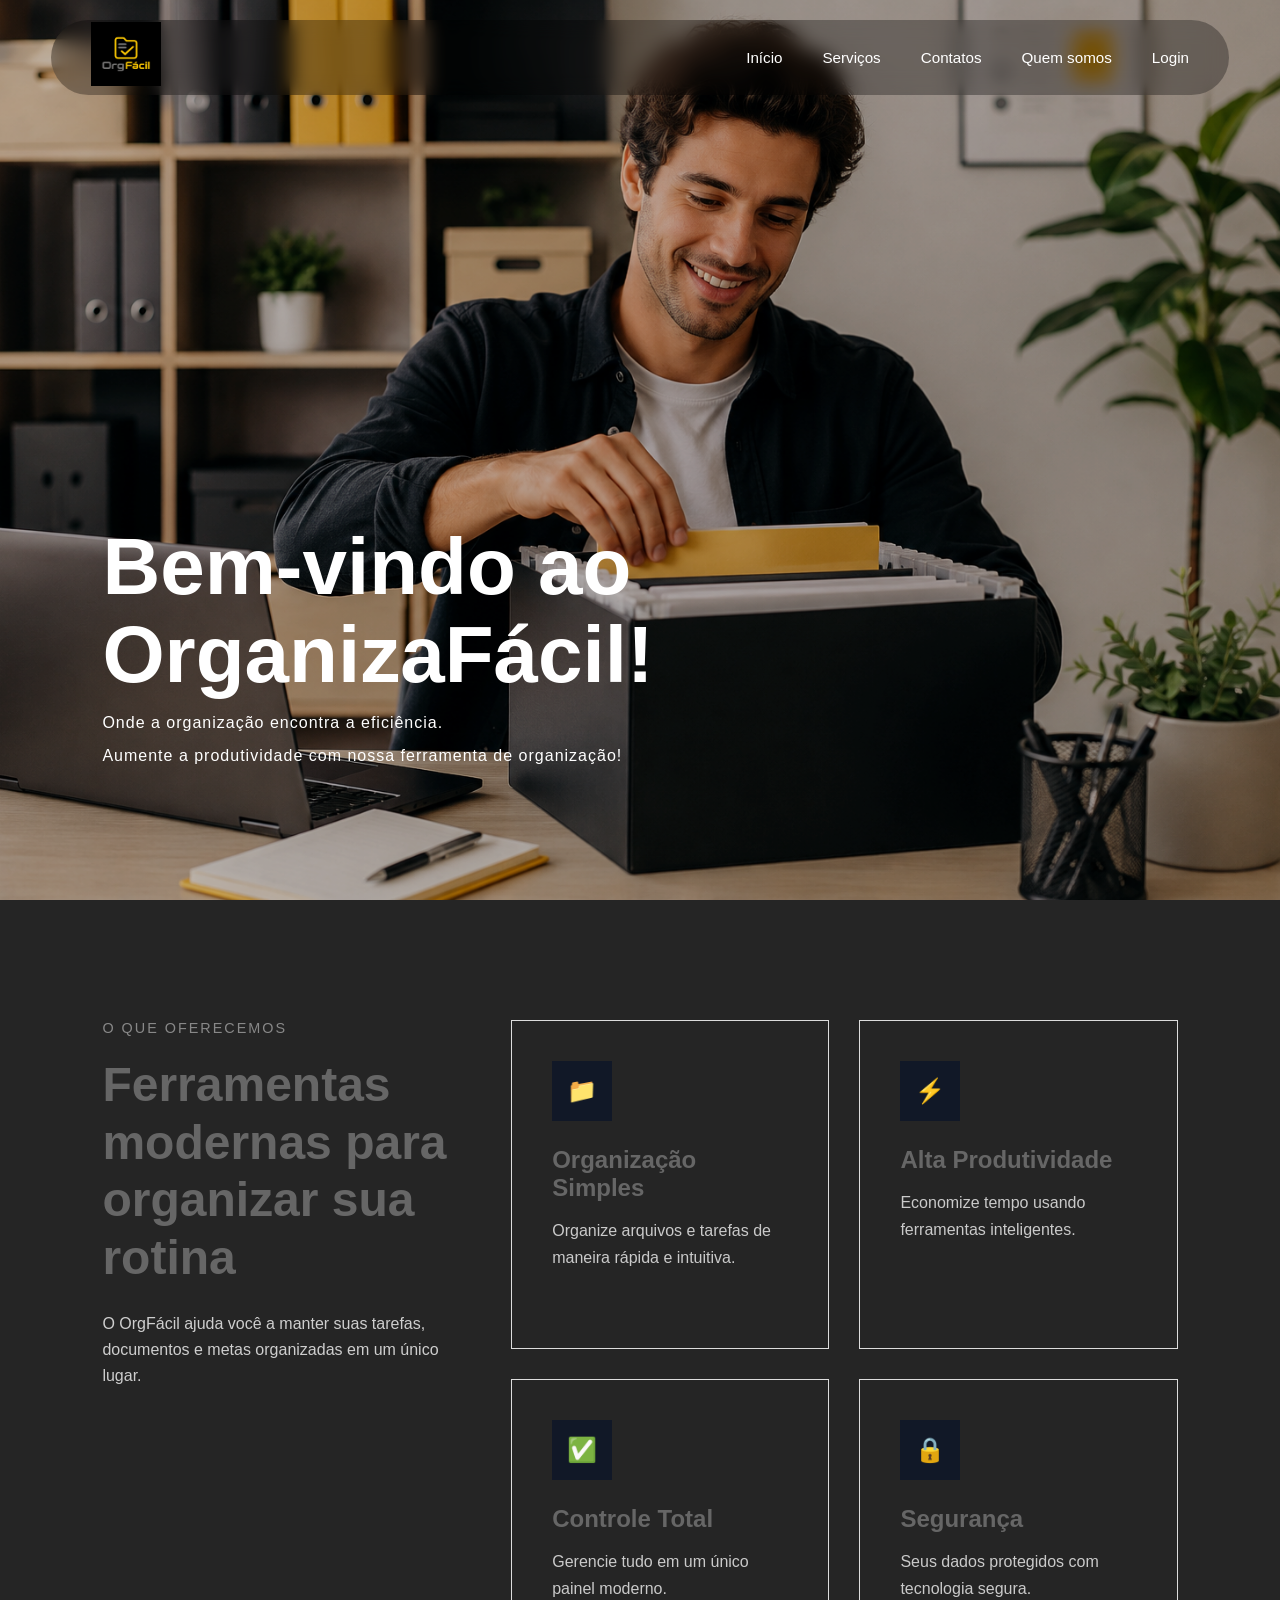
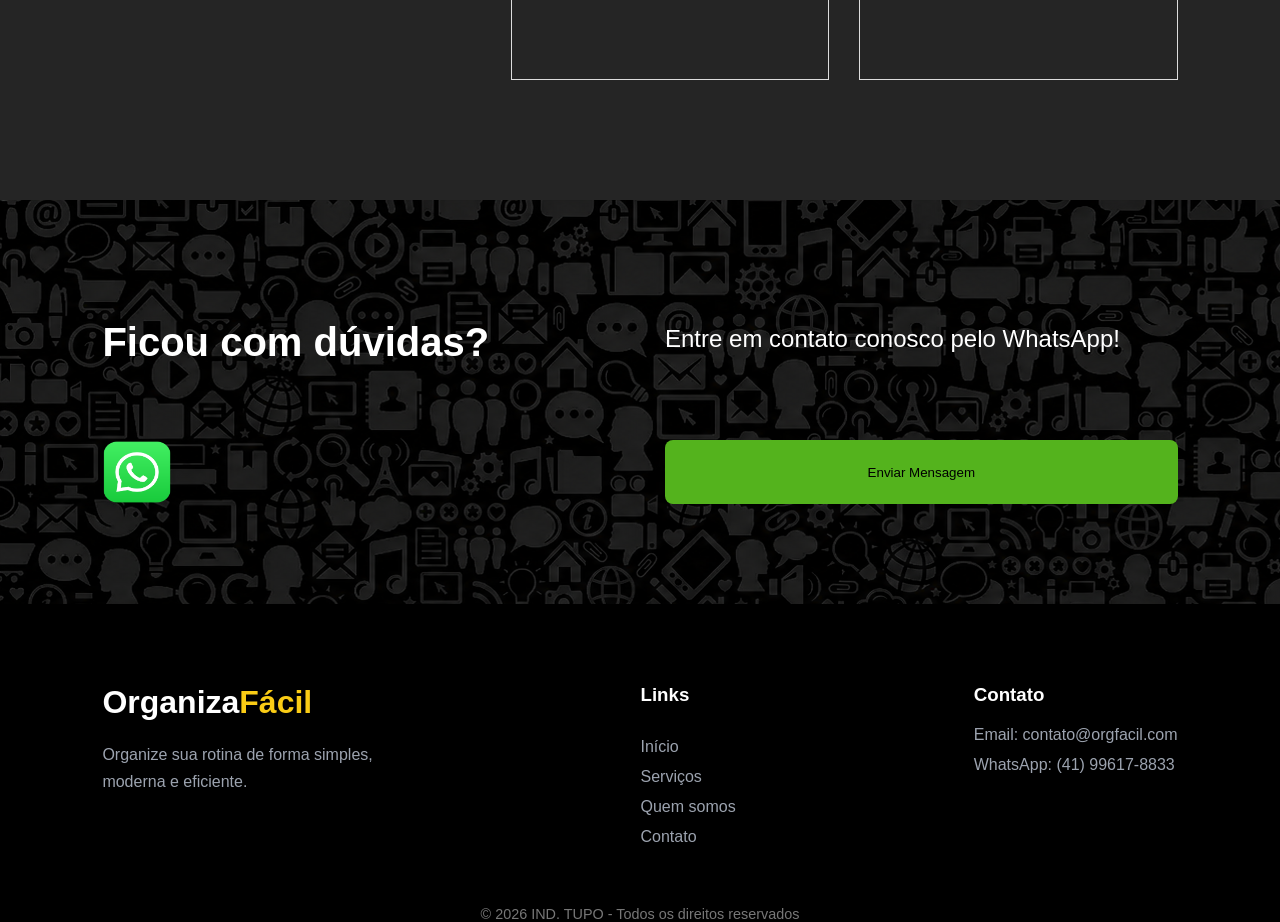
<file: index.html>
<!DOCTYPE html>
<html lang="pt-BR">
    <head>
        <meta charset="UTF-8">
        <meta name="viewport" content="width=device-width, initial-scale=1.0">
        
        <link rel="stylesheet" href="index.css">

        <title>OrganizaFácil</title>
        <link rel="shortcut icon" href="OrgFacilFAVICON.png" type="image/x-icon">

    </head>

    <body>

     <header>

        <nav class="navbar">
            <div class="logo">
                <img src="OrgFacilLOGO.png" width="70" height="64" alt="Logo OrganizaFácil">
            </div>

            <ul class="nav-links">
                <li><a href="index.html">Início</a></li>
                <li><a href="#features">Serviços</a></li>
                <li><a href="#contact">Contatos</a></li>
                <li><a href="about.html">Quem somos</a></li>
                <li><a href="login.html" class="btn-login">Login</a></li>
            </ul>

        </nav>

     </header>

     <main>

        <section class="hero">

            <img src="IMGilustrativa.png" alt="Pessoa Organizando" class="hero-image">

            <div class="hero-text">
                <h1>Bem-vindo ao OrganizaFácil!</h1>
                <p>Onde a organização encontra a eficiência.</p>

                <p>Aumente a produtividade com nossa ferramenta de organização!</p>

            </div>

        </section>

        <section class="features" id="features">

            <div class="features-text">

                <p class="mini-title">
                O QUE OFERECEMOS
                </p>

                <h2>
                Ferramentas modernas para
                organizar sua rotina
                </h2>

                <p class="description">

                    O OrgFácil ajuda você a manter
                    suas tarefas, documentos e metas
                    organizadas em um único lugar.

                </p>

            </div>

            <div class="features-grid">

                <div class="feature-card">

                <div class="icon">
                📁
                </div>

                <h3>
                Organização Simples
                </h3>

                <p>
                Organize arquivos e tarefas
                de maneira rápida e intuitiva.
                </p>

                </div>

                <div class="feature-card">

                <div class="icon">
                ⚡
                </div>

                <h3>
                Alta Produtividade
                </h3>

                <p>
                Economize tempo usando
                ferramentas inteligentes.
                </p>

                </div>

                <div class="feature-card">

                <div class="icon">
                ✅
                </div>

                <h3>
                Controle Total
                </h3>

                <p>
                Gerencie tudo em um
                único painel moderno.
                </p>

                </div>

                <div class="feature-card">

                <div class="icon">
                🔒
                </div>

                    <h3>
                    Segurança
                    </h3>

                    <p>
                    Seus dados protegidos
                    com tecnologia segura.
                    </p>

                </div>

            </div>

        </section>

        <section class="whatsapp-api" id="contact">
            
            <h3>
                Ficou com dúvidas?
            </h3>

            <p>
                Entre em contato conosco pelo WhatsApp!
            </p>

            <img src="whatsapp-icon.webp" alt="Ícone do WhatsApp" width="70" height="64"> 

            <button class="send-message" onclick="enviarMensagem()">
                Enviar Mensagem
            </button>

        </section>

     </main>

     <footer>
        
            <div class="footer-container">

            <div class="footer-logo">

                <h2>
                    Organiza<span>Fácil</span>
                </h2>

                <p>
                Organize sua rotina de forma
                simples, moderna e eficiente.
                </p>

            </div>
        
            <div class="footer-links">

                <h3>Links</h3>

                <a href="index.html">Início</a>
                <a href="#features">Serviços</a>
                <a href="about.html">Quem somos</a>
                <a href="#contact">Contato</a>

            </div>

        
            <div class="footer-contact">

                <h3>Contato</h3>

                <p>Email: contato@orgfacil.com</p>

                <p>WhatsApp: (41) 99617-8833</p>

            </div>

        </div>
    
        <div class="footer-bottom">

            <p>
            © 2026 IND. TUPO - Todos os direitos reservados
            </p>

        </div>

     </footer>
        
     <script src="script.js"></script>

    </body>
    
</html>
</file>
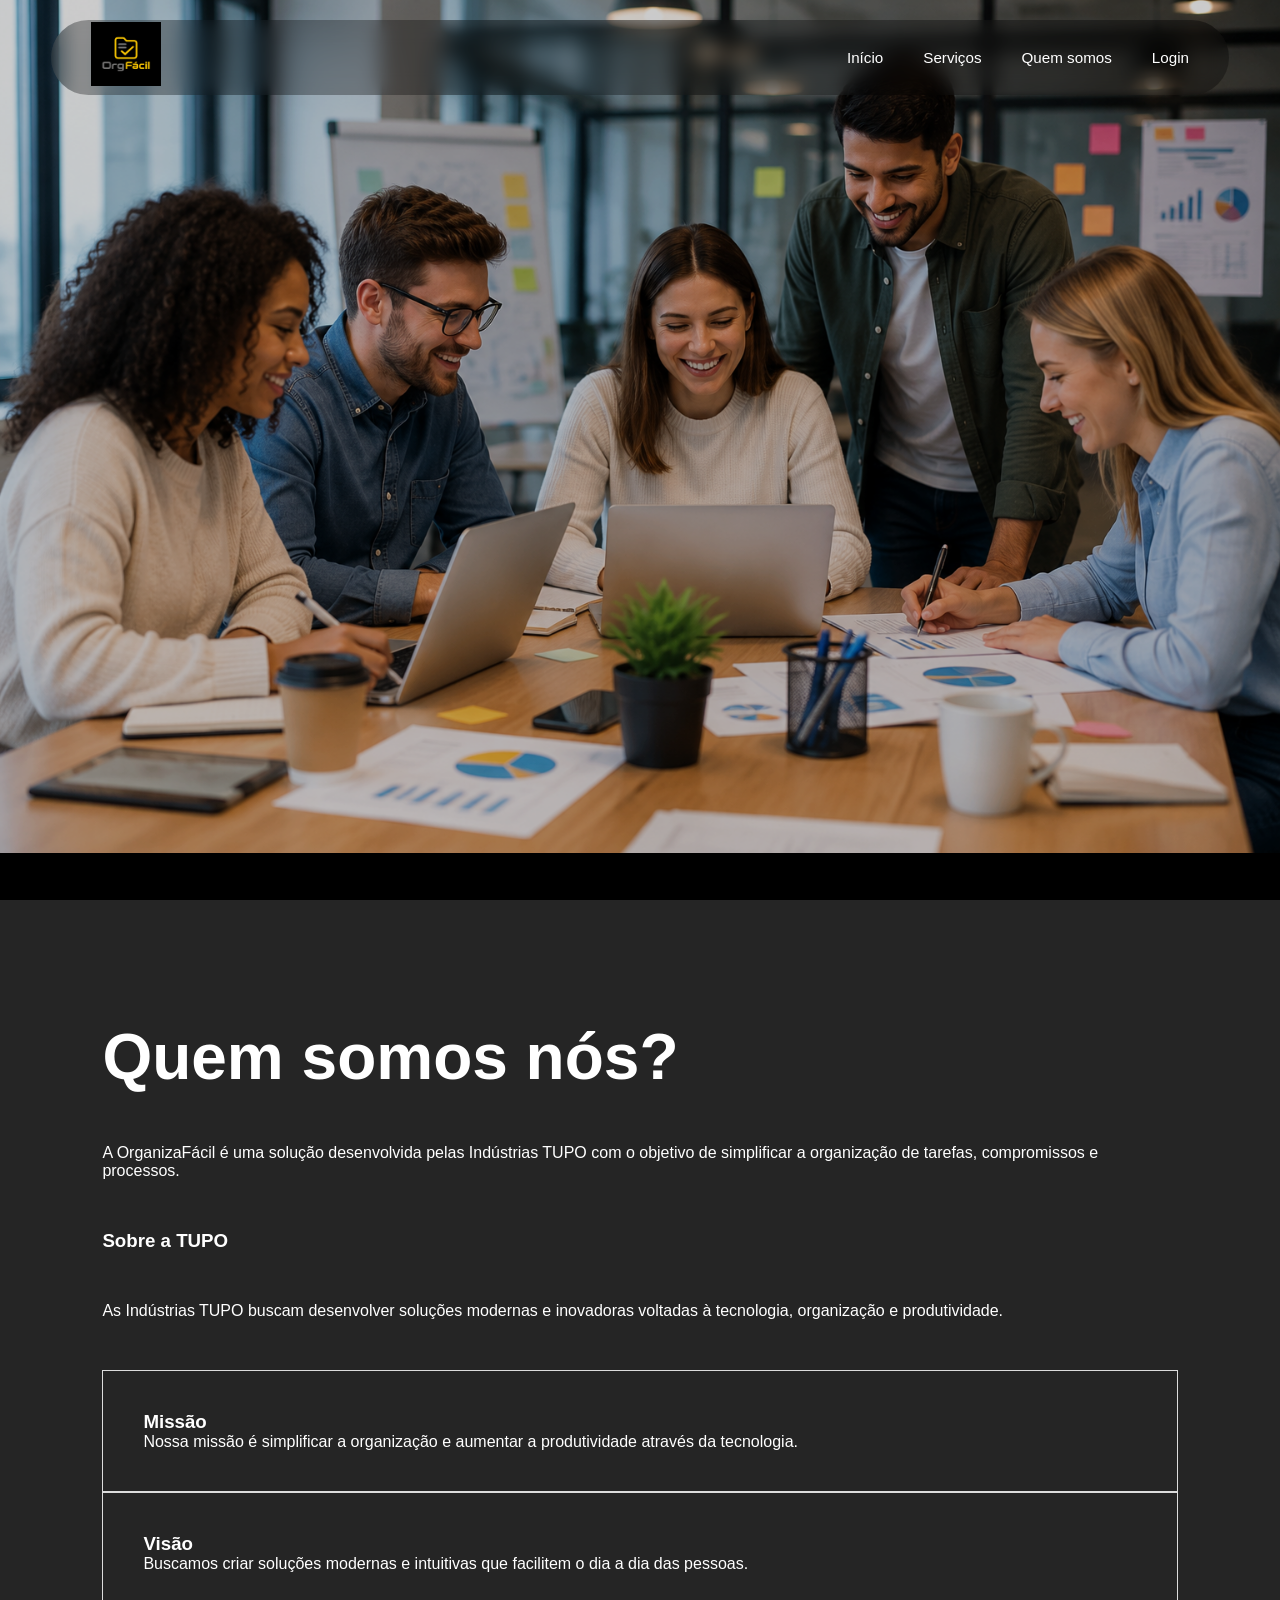
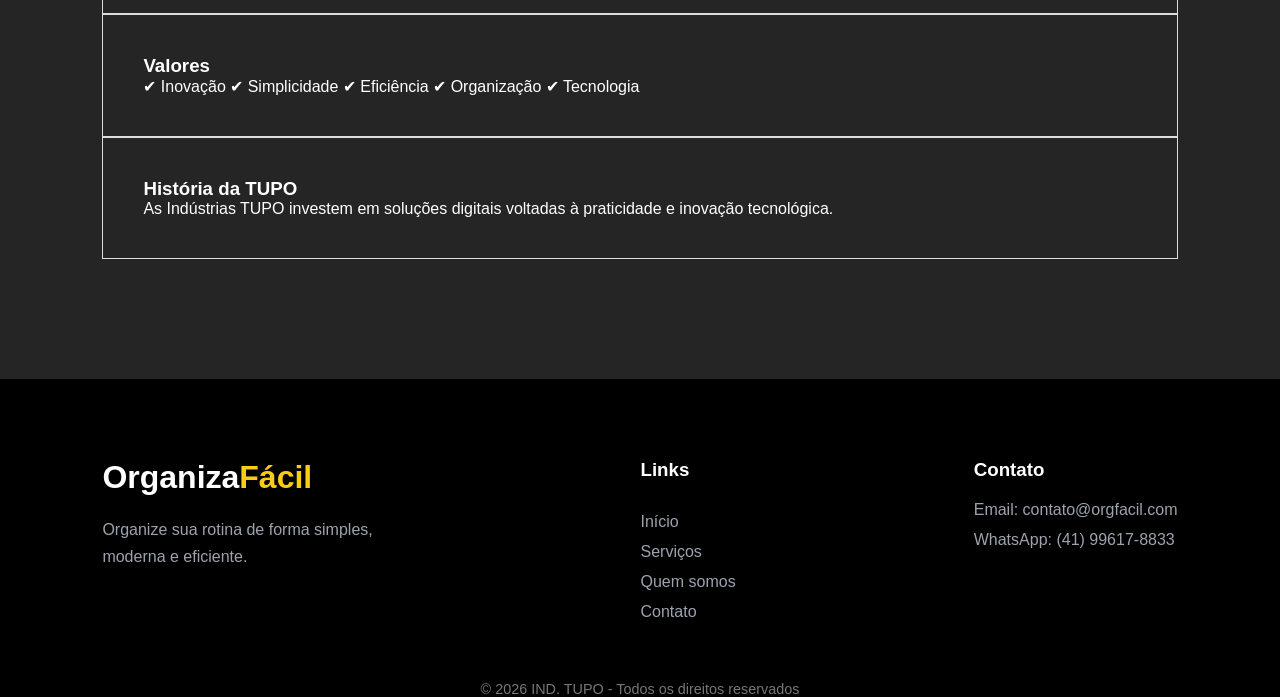
<file: about.html>
<!DOCTYPE html>
<html lang="pt-BR">

<head>
    <meta charset="UTF-8">

    <meta name="viewport" content="width=device-width, initial-scale=1.0">

    <link rel="stylesheet" href="index.css">

    <link rel="shortcut icon" href="LogoTUPO.jpeg" type="image/x-icon">

    <title>Quem somos nós - TUPO</title>

</head>

<body>
    
    <header>

        <nav class="navbar">

            <div class="logo"><img src="OrgFacilLOGO.png" width="70" height="64" alt="Logo OrganizaFácil"></div>

            <ul class="nav-links">
                <li><a href="index.html">Início</a></li>
                <li><a href="index.html#features">Serviços</a></li>
                <li><a href="about.html">Quem somos</a></li>
                <li><a href="login.html">Login</a></li>
            </ul>

        </nav>

    </header>

    <main>

        <section class="hero">
            <div class="image"><img src="WorkTeam.png" alt="Equipe trabalhando"></div>
        </section>

        <section class="about">
            
            <h1>Quem somos nós?</h1>
            <p>A OrganizaFácil é uma solução desenvolvida pelas
                Indústrias TUPO com o objetivo de simplificar
                a organização de tarefas, compromissos e processos.</p>
                
            <h3>Sobre a TUPO</h3>
            <p>As Indústrias TUPO buscam desenvolver soluções
                modernas e inovadoras voltadas à tecnologia,
                organização e produtividade.</p>

            <div class="about-grid">

                <div class="about-card">
                    <h3>Missão</h3>
                    <p>Nossa missão é simplificar a organização
                    e aumentar a produtividade através da tecnologia.</p>
                </div>

                <div class="about-card">
                    <h3>Visão</h3>
                    <p>Buscamos criar soluções modernas e intuitivas
                    que facilitem o dia a dia das pessoas.</p>
                </div>

                <div class="about-card">
                    <h3>Valores</h3>
                    <p>✔ Inovação
                    ✔ Simplicidade
                    ✔ Eficiência
                    ✔ Organização
                    ✔ Tecnologia</p>
                </div>

                <div class="about-card">
                    <h3>História da TUPO</h3>
                    <p>As Indústrias TUPO investem em soluções digitais
                    voltadas à praticidade e inovação tecnológica.</p>
                </div>
                
            </div>

        </section>

    </main>

    <footer>
        <div class="footer-container">

            <div class="footer-logo">

                <h2>
                    Organiza<span>Fácil</span>
                </h2>

                <p>
                Organize sua rotina de forma
                simples, moderna e eficiente.
                </p>

            </div>
        
            <div class="footer-links">

                <h3>Links</h3>

                <a href="index.html">Início</a>
                <a href="index.html#features">Serviços</a>
                <a href="about.html">Quem somos</a>
                <a href="index.html#contact">Contato</a>

            </div>

        
            <div class="footer-contact">

                <h3>Contato</h3>

                <p>Email: contato@orgfacil.com</p>

                <p>WhatsApp: (41) 99617-8833</p>

            </div>

        </div>
    
        <div class="footer-bottom">

            <p>
            © 2026 IND. TUPO - Todos os direitos reservados
            </p>

        </div>

    </footer>

    <script src="script.js"></script>

</body>

</html>
</file>
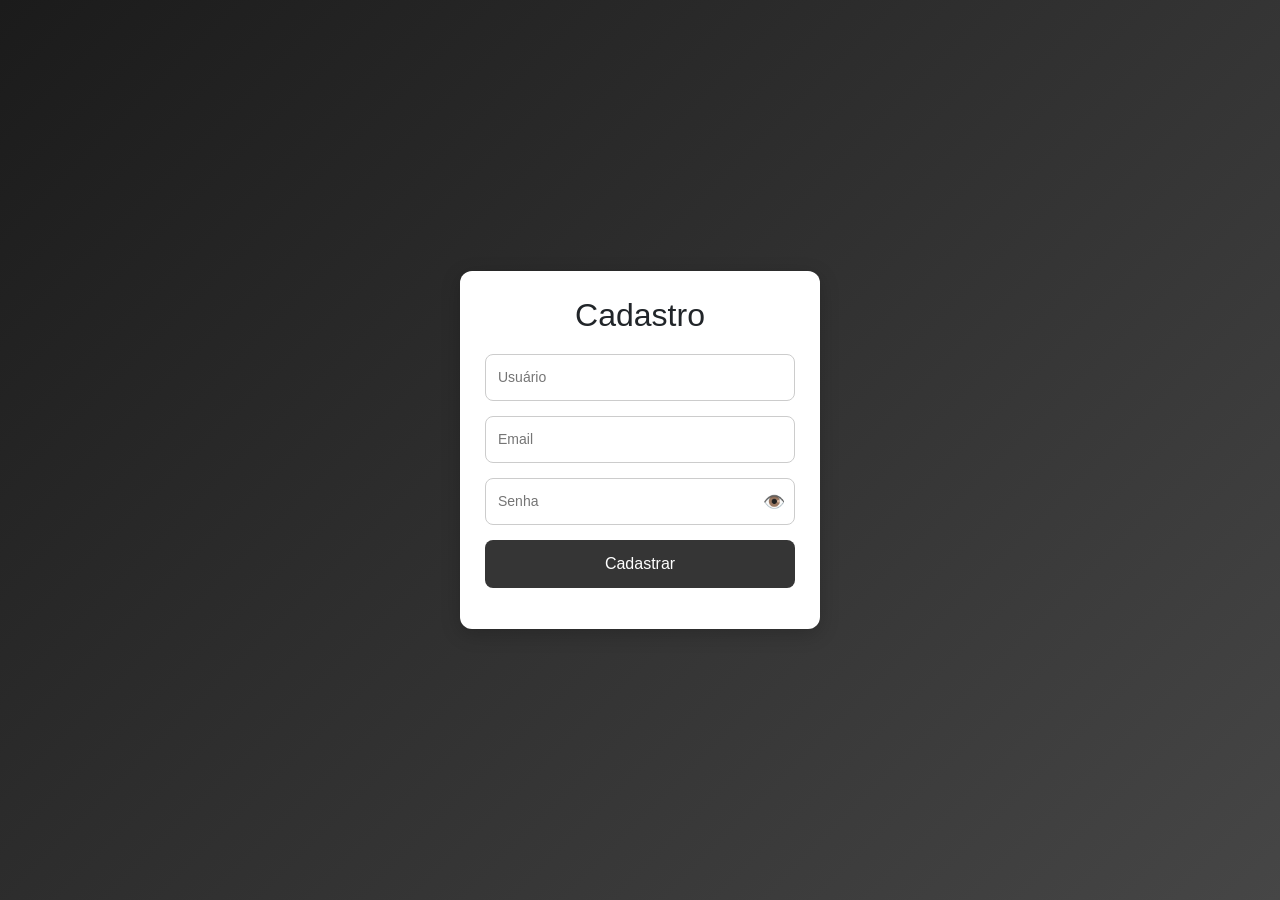
<file: login.html>
<!DOCTYPE html>
<html lang="pt-BR">
<head>
  <meta charset="UTF-8">
  <meta name="viewport" content="width=device-width, initial-scale=1.0">
  <title>OrganizaFácil</title>
    <link href="https://cdn.jsdelivr.net/npm/bootstrap@5.3.8/dist/css/bootstrap.min.css" rel="stylesheet" integrity="sha384-sRIl4kxILFvY47J16cr9ZwB07vP4J8+LH7qKQnuqkuIAvNWLzeN8tE5YBujZqJLB" crossorigin="anonymous">
    <link rel="stylesheet" href="./style.css">
    <script src="https://cdn.jsdelivr.net/npm/bootstrap@5.3.8/dist/js/bootstrap.bundle.min.js" integrity="sha384-FKyoEForCGlyvwx9Hj09JcYn3nv7wiPVlz7YYwJrWVcXK/BmnVDxM+D2scQbITxI" crossorigin="anonymous"></script>
    <link rel="icon" type="image/png" href="favicon.png">
</head>
<body>

  <div class="container">
    <form id="formCadastro">
      <h2>Cadastro</h2>

      <div class="campo">
        <input type="text" id="usuario" placeholder="Usuário">
        <small class="erro"></small>
      </div>

      <div class="campo">
        <input type="email" id="email" placeholder="Email">
        <small class="erro"></small>
      </div>

      <div class="campo senha-container">
        <input type="password" id="senha" placeholder="Senha">
        <span id="toggleSenha">👁️</span>
        <small class="erro"></small>
      </div>

      
      <button type="submit">Cadastrar</button>

      <p id="mensagem"></p>
    </form>
  </div>


    <script src="./login.js"></script>
</body>
</html>
</file>
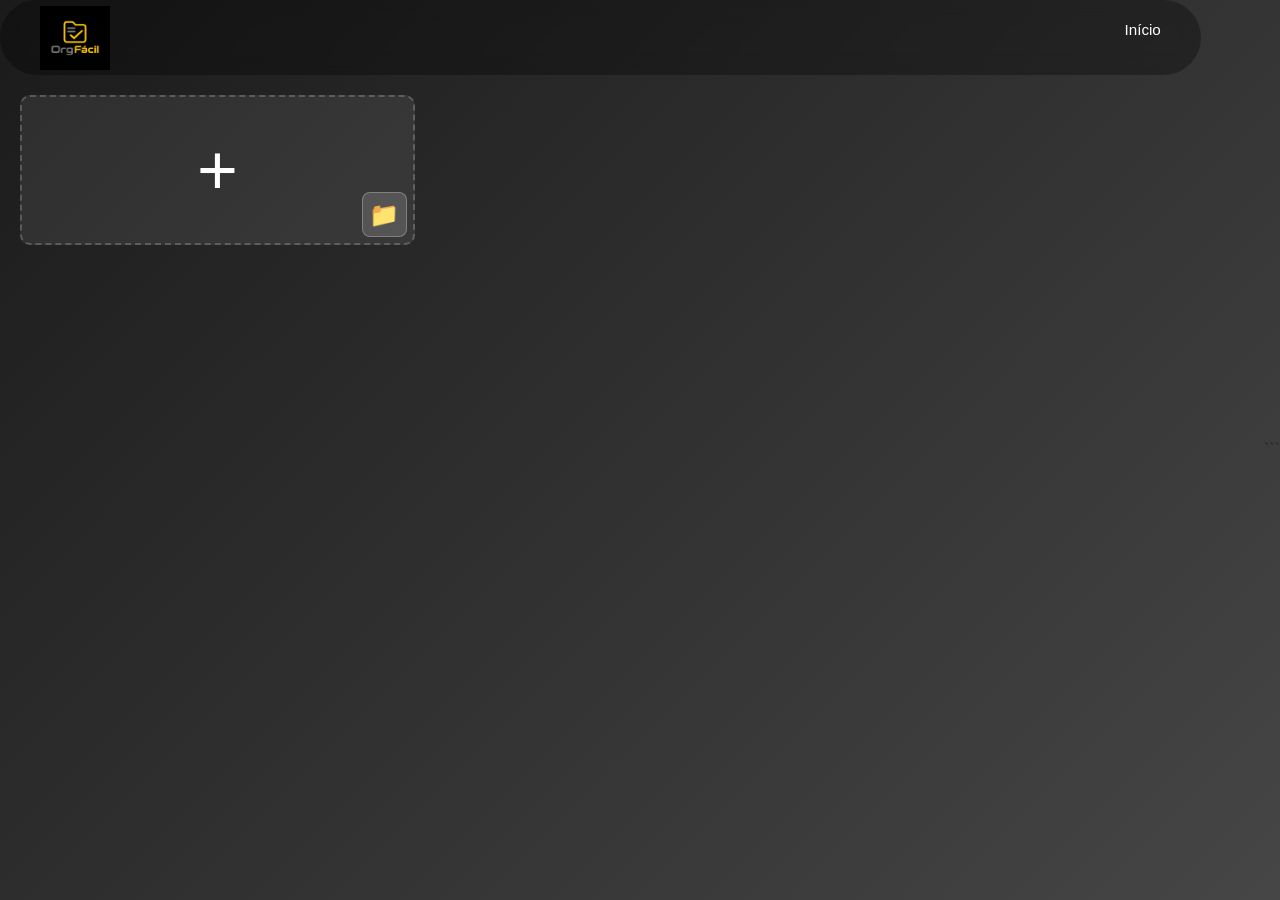
<file: telaPrincipal.html>
<!DOCTYPE html>
<html lang="pt-BR">

<head>

<meta charset="UTF-8">

<meta
name="viewport"
content="width=device-width, initial-scale=1.0">

<title>OrganizaFácil</title>


<link
href="https://cdn.jsdelivr.net/npm/bootstrap@5.3.8/dist/css/bootstrap.min.css"
rel="stylesheet">


<link
rel="stylesheet"
href="./index.css">


<link
rel="stylesheet"
href="./style.css">


<link
rel="icon"
type="image/png"
href="favicon.png">

</head>


<body>


<div class="divDeus">


    <!-- ========================= -->
    <!-- NAVBAR -->
    <!-- ========================= -->

    <div class="navTopo">

        <nav class="navbar">


            <div class="logo">

                <img
                src="OrgFacilLOGO.png"
                width="70"
                height="64"
                alt="Logo">

            </div>


            <ul class="nav-links">

                <li>

                    <a href="index.html">

                        Início

                    </a>

                </li>

            </ul>


        </nav>

    </div>



    <!-- ========================= -->
    <!-- ÁREA DOS CARDS -->
    <!-- ========================= -->

    <div
    id="areaCards"
    class="areaCards">

    </div>


</div>



<!-- ========================= -->
<!-- CONTEXT MENU -->
<!-- ========================= -->

<div
id="meuMenu"
class="contextMenu">


    <button
    onclick="duplicarCard()">

        Duplicar

    </button>


    <button
    onclick="mudarCor()">

        Mudar cor

    </button>


    <button
    onclick="acao3()">

        Excluir

    </button>


</div>



<!-- ========================= -->
<!-- JAVASCRIPT -->
<!-- ========================= -->

<script
src="./telaPrincipal.js">
</script>


</body>

</html>
```
</file>
<file: index.css>
html {
    scroll-behavior: smooth;
}

*{
    margin: 0;
    padding: 0;
    box-sizing: border-box;
}

body{
    font-family: 'Poppins', sans-serif;
    background-color: black;
}

header{
    width: 100%;
    position: absolute;
    top: 0;
    left: 0;
    display: flex;
    justify-content: center;
    padding: 20px;
    z-index: 1000;
}

section {
    scroll-margin-top: 100px;
}

h1 {
    font-size: clamp(2rem, 5vw, 5rem);
}

.navbar{
    width: 95%;

    height: 75px;

    background: rgba(0,0,0,0.3);

    backdrop-filter: blur(10px);

    border-radius: 50px;

    padding: 0 40px;

    display: flex;

    justify-content: space-between;

    align-items: center;
}

.logo{
    color: white;
    font-size: 1.7rem;
    font-weight: 500;
    right: initial;
}

.nav-links{
    justify-content: center;
    display: flex;
    align-items: center;
    list-style: none;
    gap: 40px;
}

.nav-links a{
    color: white;
    text-decoration: none;
    font-size: 0.95rem;
    transition: 0.3s;
}

.nav-links a:hover{
    opacity: 0.7;
}

.hero {
    position: relative;
    width: 100%;
    height: 100vh;
    overflow: hidden;
}

.hero-image{
    width: 100%;
    height: 100%;
    object-fit: cover;
    filter: brightness(80%);
}

.hero-text{
    position: absolute;
    bottom: 120px;
    left: 8%;
    color: white;
    max-width: 600px;
}

.hero-text p{
    letter-spacing: 1px;
     margin-bottom: 15px;
}

.hero-text h1{
    font-size: clamp(2.5rem, 8vw, 5rem);
    margin-bottom: 15px;
    line-height: 1.1;

}

.features{
    background-color: #252525;
    width: 100%;
    min-height: 100vh;
    display: flex;
    padding: 120px 8%;
    gap: 50px;
    padding-bottom: 120px;
}

.features-text{
    width: 35%;
}

.mini-title{
    color: #888;
    letter-spacing: 2px;
    font-size: 0.9rem;
    margin-bottom: 20px;
}

.features-text h2{
    color: #666666;
    font-size: 3rem;
    line-height: 1.2;
    margin-bottom: 25px;
}

.description{
    color: #cecece;
    line-height: 1.6;
}

.features-grid{
    width: 65%;
    display: grid;
    grid-template-columns: repeat(2, 1fr);
    gap: 30px;
}

.feature-card{
    background-color: #252525;
    border: 1px solid #ddd;
    padding: 40px;
    transition: 0.3s;
}

.feature-card:hover{
    box-shadow: 0 15px 30px rgba(0,0,0,0.8);
    transform: translateY(-8px);
}

.icon{

    width: 60px;
    height: 60px;

    background-color: #111827;

    color: white;

    display: flex;

    justify-content: center;
    align-items: center;

    font-size: 1.5rem;

    margin-bottom: 25px;
}

.feature-card h3{

    font-size: 1.5rem;

    margin-bottom: 15px;

    color: #666666;
}

.feature-card p{

    color: #cacaca;

    line-height: 1.7;
}

.whatsapp-api{
    background-image: url(BackGndZAP.png);
    background-color: #000000;
    padding: 120px 8%;
    padding-bottom: 100px;
    margin-bottom: 80px;
    gap: 50px;
    color: white;
    display: grid;
    grid-template-columns: repeat(2, 1fr);
    max-width: 100%;
    height: auto;
}

.whatsapp-api h3{
    font-size: 2.5rem;
    margin-bottom: 25px;
}

.whatsapp-api p{
    color: #ffffff;
    line-height: 1.6;
    margin-bottom: 30px;
    font-size: 1.5rem;
}

.send-message{
    background-color: rgb(84, 179, 29);
    color: black;
    border: none;
    border-radius: 8px;
    cursor: pointer;
}

.footer {
    width: 100%;
    background-color: #0a0a0a;
    border-top: 1px solid #222;
}

.footer-container {
    display: flex;
    justify-content: space-between;
    gap: 50px;
    padding: 0 8% 60px;
}

.footer-logo h2 {
    color: white;
    font-size: 2rem;
    margin-bottom: 20px;
}

.footer-logo span {
    color: #facc15;
}

.footer-logo p {
    color: #9ca3af;
    max-width: 300px;
    line-height: 1.7;
}

.footer-links h3, 
.footer-contact h3 {
    color: white;
    margin-bottom: 20px;
}

.footer-links {
    display: flex;
    flex-direction: column;
    gap: 12px;
}

.footer-links a {
    color: #9ca3af;
    text-decoration: none;
    transition: 0.3s;
}

.footer-links a:hover {
    color: #facc15;
}

.footer-contact p {
    color: #9ca3af;
    margin-bottom: 12px;
}

.footer-bottom {
    color: #777;
    font-size: 0.9rem;
    text-align: center;
}

.about{
    padding-bottom: 120px;
    padding: 120px 8%;
}

.hero img{
    filter: brightness(80%);
    width: 100%;
    height: 100%;
    object-fit: cover;
}

.about {
    background-color: #252525;
    display: grid;
    gap: 50px;
    margin-bottom: 80px;
}

.about-card {
    background-color: #252525;
    border: 1px solid #ddd;
    padding: 40px;
    transition: 0.3s;
}

.about h1,
.about h3,
.about p{
    color: white;
}

@media (max-width: 768px){

    header{
        padding: 15px;
    }

    .navbar{
        flex-direction: column;
        height: auto;
        padding: 20px;
        gap: 20px;
    }

    .nav-links{
        flex-direction: column;
        gap: 15px;
    }

    .hero-text{
        left: 5%;
        bottom: 80px;
        max-width: 90%;
    }

    .hero-text h1{
        font-size: clamp(2.5rem, 8vw, 4rem);
    }

    .features{
        flex-direction: column;
        padding: 80px 5%;
    }

    .features-text{
        width: 100%;
    }

    .features-grid{
        width: 100%;
        grid-template-columns: 1fr;
    }

    .whatsapp-api{
        grid-template-columns: 1fr;
        text-align: center;
        padding: 80px 5%;
    }

    .footer-container{
        flex-direction: column;
        text-align: center;
        align-items: center;
    }

}
</file>
<file: style.css>
/*INICIO DA TELA DE CADASTRO*/

* {
  margin: 0;
  padding: 0;
  box-sizing: border-box;
  font-family: Arial, sans-serif;
}

body {
  background: linear-gradient(135deg, #1b1b1b, #464646);
  height: 100vh;
  display: flex;
  justify-content: center;
  align-items: center;
}

.container {
  width: 100%;
  max-width: 400px;
  padding: 20px;
}

form {
  background: white;
  padding: 25px;
  border-radius: 12px;
  box-shadow: 0 5px 20px rgba(0,0,0,0.2);
}

h2 {
  text-align: center;
  margin-bottom: 20px;
}

.campo {
  margin-bottom: 15px;
}

input {
  width: 100%;
  padding: 12px;
  border-radius: 8px;
  border: 1px solid #ccc;
  font-size: 14px;
}

button {
  width: 100%;
  padding: 12px;
  border: none;
  border-radius: 8px;
  background: #353535;
  color: white;
  font-size: 16px;
  cursor: pointer;
}

button:hover {
  transition: 0.3s;
  background: #1a1a1a;
}

.erro {
  color: red;
  font-size: 12px;
}

#mensagem {
  text-align: center;
  margin-top: 10px;
}

.sucesso {
  color: green;
}

@media (max-width: 480px) {

  form {
    padding: 20px;
  }

  h2 {
    font-size: 20px;
  }

  input,
  button {
    font-size: 14px;
    padding: 10px;
  }

}

.senha-container {
  position: relative;
}

.senha-container input {
  padding-right: 40px;
}

#toggleSenha {
  position: absolute;
  right: 10px;
  top: 50%;
  transform: translateY(-50%);
  cursor: pointer;
  font-size: 18px;
}

/*FIM DA TELA DE CADASTRO*/


/*INICIO DAS DIVS DE ORGANIZAÇÃO*/

.navTopo {
  top: 100%;
  width: 100%;
}

.divDeus {
  height: 100%;
  width: 100%;
}

.divAndar {
  display: flex;
  gap: 20px;
  padding: 20px;
  width: 100%;
}

.divAndarEstatico {
  display: flex;
  flex: 1;
  width: 100%;
  height: 250px;
}

.divCard {
  display: flex;
  flex: 1;
  height: 150px;
  border-radius: 10px;

  transition: transform 0.2s ease,
              box-shadow 0.2s ease;
}

.divCard:hover {
  transform: scale(1.05);

  box-shadow: 0 5px 15px rgba(0,0,0,0.3);
}

.lugarImagem {
  width: 40%;
  height: 100%;

  background-color: #2b2b2b;

  border-radius: 12px;

  display: flex;
  justify-content: center;
  align-items: center;

  position: relative;

  overflow: hidden;

  cursor: pointer;
}

#imagemUpload {
  display: none;
}

#previewImagem {
  width: 100%;
  height: 100%;

  object-fit: cover;

  display: none;
}

#textoImagem {
  position: absolute;

  color: white;

  font-size: 16px;
}


/* TITULO */

.lugarTextoTitulo {
  width: 100%;
  height: 100%;
}

.lugarTextoTitulo textarea {
  width: 100%;
  height: 100%;

  background-color: #353535;

  border-radius: 12px;

  border: none;
  outline: none;

  resize: none;

  color: white;

  padding: 20px;

  font-size: 38px;

  font-weight: bold;

  margin-top: 15px;
}


/* TEXTO LATERAL */

.lugarTexto {
  width: 60%;
  height: 100%;

  background-color: #353535;

  border-radius: 12px;

  padding: 20px;

  overflow: hidden;
}

.lugarTexto textarea {
  width: 100%;
  height: 100%;

  background: transparent;

  border: none;
  outline: none;

  resize: none;

  color: white;

  font-size: 16px;
}


/* CONTEÚDO */

.lugarTexto2 {
  margin-top: 15px;

  width: 100%;
  height: 100%;

  background-color: #353535;

  border-radius: 12px;

  padding: 20px;
}

.lugarTexto2 textarea {
  width: 100%;
  height: 100%;

  background: transparent;

  border: none;
  outline: none;

  resize: none;

  color: white;

  font-size: 24px;
}


/* PREVIEW DOS CARDS */

.imagemCard {
  width: 100%;
  height: 100%;

  object-fit: cover;

  border-radius: 12px;
}

.lugarTextoPreview {
  width: 100%;
  height: 100%;

  overflow: hidden;
}

.lugarTextoPreview p {

  white-space: pre-wrap;

  color: white;

  font-size: 16px;

  margin: 0;

  width: 100%;
  height: 100%;

  overflow: hidden;
}
/*INICIO DA TELAPRINCIPAL*/

.cardFantasma {
  display: flex;
  flex: 1;
  height: 150px;
  border-radius: 10px;

  transition: transform 0.2s ease,
              box-shadow 0.2s ease;  

}

.cardFantasma:hover {
  transform: scale(1.05);

  box-shadow: 0 5px 15px rgba(0,0,0,0.3);
}

/*FIM DA TELAPRINCIPAL*/

/*INICIO CARDCLICADO*/

@media print {

  .navbar{
    display: none;
  }

  body{
    background: white;
  }

  .divCard{
    box-shadow: none;
  }

}

@media print {

  body{
    background: white;
  }

  .navbar{
    display: none;
  }

  .divCard,
  .lugarTexto,
  .lugarTexto2,
  .lugarTextoPreview,
  .cardTextoCompleto{
    overflow: visible !important;

    height: auto !important;
  }

  .lugarTextoPreview p,
  .cardTextoCompleto p{

    display: block !important;

    -webkit-line-clamp: unset !important;

    -webkit-box-orient: unset !important;

    overflow: visible !important;

    white-space: pre-wrap;
  }

}

/* ========================= */
/* TELA PRINCIPAL */
/* ========================= */

.areaCards{

display:grid;

grid-template-columns:
repeat(3,1fr);

gap:20px;

padding:20px;

}


.botaoCriar{

display:flex;

justify-content:center;

align-items:center;

height:150px;

border-radius:10px;

cursor:pointer;

font-size:70px;

color:white;

background:
rgba(
255,
255,
255,
0.08
);

border:
2px dashed
rgba(
255,
255,
255,
0.2
);

transition:
0.2s;

}


.botaoCriar:hover{

transform:
scale(1.05);

background:
rgba(
255,
255,
255,
0.15
);

}

/*Context Menu*/

.menu-oculto {
  display: none;
  position: absolute;
  background-color: #f9f9f9;
  box-shadow: 0px 8px 16px 0px rgba(0,0,0,0.2);
  z-index: 1000;
}

.menu-oculto ul {
  list-style-type: none;
  margin: 0;
  padding: 10px;
}

.menu-oculto ul li {
  padding: 8px 12px;
  cursor: pointer;
}

.menu-oculto ul li:hover {
  background-color: #f1f1f1;
}

/* ========================= */
/* CONTEXT MENU */
/* ========================= */

.contextMenu {
    position: fixed;

    display: none;

    z-index: 9999;

    background-color: #333;

    border-radius: 8px;

    overflow: hidden;

    min-width: 180px;

    box-shadow:
        0 4px 15px
        rgba(0, 0, 0, 0.4);
}


/* BOTÕES */

.contextMenu button {

    display: block;

    width: 100%;

    padding: 14px 20px;

    border: none;

    background-color: #333;

    color: white;

    font-size: 16px;

    cursor: pointer;

}


/* HOVER */

.contextMenu button:hover {

    background-color: #444;

}

/* ========================= */
/* CARD ARRASTADO */
/* ========================= */

.divCard {
    cursor: grab;
    user-select: none;
}

.divCard:active {
    cursor: grabbing;
}

.cardArrastando {
    opacity: 0.5;
    transform: scale(0.95);
}
/* ========================= */
/* CARDS */
/* ========================= */

.divCard {

    cursor: grab;

    user-select: none;

    touch-action: none;

    transition:
        transform 0.15s ease,
        opacity 0.15s ease;

}


/* ========================= */
/* SEGURANDO CARD */
/* ========================= */

.divCard:active {

    cursor: grabbing;

}


/* ========================= */
/* CARD SENDO ARRASTADO */
/* ========================= */

.cardArrastando {

    opacity: 0.6;

    transform:
        scale(0.95);

}


/* ========================= */
/* COR DOS COMPONENTES */
/* ========================= */

.divCard .lugarImagem,
.divCard .lugarTexto,
.divCard .lugarTextoPreview {

    background-color:
        inherit;

}
/* ========================= */
/* COR PADRÃO DOS CARDS */
/* ========================= */

.divCard {

    background-color: #333333;

    cursor: grab;

    user-select: none;

    touch-action: none;

    transition:
        transform 0.15s ease,
        opacity 0.15s ease;

}


/* ========================= */
/* BOTÕES DE CRIAÇÃO */
/* ========================= */

.containerBotoesCriar{

  position: relative;

  height: 150px;

}


/* ========================= */
/* BOTÃO + */
/* ========================= */

.containerBotoesCriar
.botaoCriar{

  width: 100%;

  height: 150px;

}


/* ========================= */
/* BOTÃO PASTA */
/* ========================= */

.botaoPasta{

  position: absolute;

  right: 8px;

  bottom: 8px;

  width: 45px;

  height: 45px;

  padding: 0;

  border-radius: 8px;

  background-color:
    rgba(255,255,255,0.15);

  border:
    1px solid
    rgba(255,255,255,0.25);

  font-size: 24px;

  display: flex;

  justify-content: center;

  align-items: center;

  z-index: 10;

}


.botaoPasta:hover{

  background-color:
    rgba(255,255,255,0.25);

  transform: scale(1.05);

}


/* ========================= */
/* PASTA */
/* ========================= */

.pastaCard{

  background-color:
    #292929;

}


/* ========================= */
/* ÍCONE DA PASTA */
/* ========================= */

.pastaImagem{

  background-color:
    #292929 !important;

  display: flex;

  justify-content: center;

  align-items: center;

}


.iconePasta{

  font-size: 55px;

}


/* ========================= */
/* ÁREA DENTRO DA PASTA */
/* ========================= */

.areaDentroPasta{

  background-color:
    #171717;

  min-height:
    calc(100vh - 80px);

  padding:
    20px;

}


/* ========================= */
/* CABEÇALHO DA PASTA */
/* ========================= */

.cabecalhoPasta{

  grid-column:
    1 / -1;

  display: flex;

  align-items: center;

  gap: 15px;

  margin-bottom: 5px;

}


.cabecalhoPasta h2{

  color: white;

  margin: 0;

  font-size: 24px;

}


/* ========================= */
/* VOLTAR */
/* ========================= */

.botaoVoltarPasta{

  width: 45px;

  height: 45px;

  padding: 0;

  background-color:
    #333;

  color: white;

  border: none;

  border-radius: 8px;

  font-size: 24px;

}


.botaoVoltarPasta:hover{

  background-color:
    #444;

}


/* ========================= */
/* NAVEGAÇÃO ENTRE PÁGINAS */
/* ========================= */

.navegacaoPaginas {
    position: fixed;
    bottom: 20px;
    left: 50%;
    transform: translateX(-50%);

    display: flex;
    align-items: center;
    justify-content: center;
    gap: 12px;

    z-index: 1000;
}

.pontoPagina {
    display: block;
    width: 12px;
    height: 12px;

    border-radius: 50%;
    background-color: #777;

    transition: 0.2s;
    cursor: pointer;
}

.pontoPagina:hover {
    background-color: #777;
    transform: scale(1.2);
}

.pontoPagina.ativo {
    background-color: white;
    transform: scale(1.2);
}




/* ========================= */
/* GRADE DE ANEXOS */
/* ========================= */

.areaAnexos {
    width: 85%;
    max-width: 1100px;

    margin: 40px auto;
    padding: 20px;

    min-height: 400px;
    box-sizing: border-box;
}

.gradeAnexos {
    display: grid;

    grid-template-columns: repeat(auto-fill, 130px);

    justify-content: start;
    align-content: start;

    gap: 20px;

    width: 100%;
    min-height: 300px;
}


/* ========================= */
/* BOTÃO ADICIONAR */
/* ========================= */

#anexosUpload {
    display: none;
}

.botaoAnexar {
    width: 130px;
    height: 160px;

    display: flex;
    align-items: center;
    justify-content: center;

    background-color: #353535;
    border: 2px dashed #777;
    border-radius: 12px;

    box-sizing: border-box;

    cursor: pointer;
    transition: 0.2s;
}

.botaoAnexar span {
    font-size: 55px;
    color: white;
    font-weight: 300;
}

.botaoAnexar:hover {
    background-color: #454545;
    border-color: white;
}


/* ========================= */
/* ITENS DOS ARQUIVOS */
/* ========================= */

.itemAnexo {
    width: 130px;
    height: 160px;

    display: flex;
    flex-direction: column;

    align-items: center;
    justify-content: flex-start;

    gap: 8px;
    padding: 10px;

    background-color: #353535;
    border-radius: 12px;

    color: white;
    text-align: center;

    overflow: hidden;
    box-sizing: border-box;
}


/* IMAGENS */

.imagemAnexo {
    display: block;

    width: 100%;
    height: 75px;

    object-fit: cover;
    border-radius: 6px;

    flex-shrink: 0;
}


/* ÍCONES */

.iconeAnexo {
    width: 100%;
    height: 75px;

    display: flex;
    align-items: center;
    justify-content: center;

    font-size: 42px;
    flex-shrink: 0;
}


/* NOME DO ARQUIVO */

.nomeAnexo {
    display: block;

    width: 100%;
    height: 18px;

    flex-shrink: 0;

    font-size: 12px;
    line-height: 18px;

    white-space: nowrap;
    overflow: hidden;
    text-overflow: ellipsis;

    color: white;
    text-align: center;
}


/* BOTÃO BAIXAR */

.itemAnexo button {
    font-size: 11px;
    padding: 2px 8px;
    flex-shrink: 0;
}


/* ========================= */
/* ARRASTAR ARQUIVOS */
/* ========================= */

.gradeAnexos.arrastando {
    background-color: #ffffff10;
    outline: 2px dashed white;
    outline-offset: 10px;
    border-radius: 12px;
}



/* ========================= */
/* CORREÇÃO DO POSICIONAMENTO DA GRADE */
/* ========================= */

.areaAnexos {
    display: block !important;

    width: 85% !important;
    max-width: 1100px;

    margin: 40px auto !important;

    text-align: left !important;
    box-sizing: border-box;
}

.gradeAnexos {
    display: grid !important;

    width: 100% !important;

    grid-template-columns: repeat(auto-fill, 130px) !important;

    justify-content: start !important;
    justify-items: start !important;
    align-content: start !important;

    gap: 20px;

    margin: 0 !important;
    padding: 0 !important;
}

/* Impede que os itens sejam centralizados */

.itemAnexo,
.botaoAnexar {
    margin: 0 !important;
    justify-self: start !important;
}




@media print {

    @page {
        size: A4;
        margin: 20mm;
    }

    .navTopo,
    .navegacaoPaginas {
        display: none !important;
    }

    .divAndarEstatico,
    .divAndar,
    .lugarTexto2 {
        display: none !important;
    }

    #paginaTextoImpressao {
        display: block !important;
        position: relative;
        width: 100%;
        min-height: 250mm;
        padding: 10px;
        color: black;
        background: white;
        break-before: page;
        page-break-before: always;
    }

    #paginaTextoImpressao h1 {
        font-size: 28px;
        margin-bottom: 25px;
    }

    #paginaTextoImpressao p {
        font-size: 16px;
        white-space: pre-wrap;
        overflow-wrap: break-word;
    }
}
</file>
